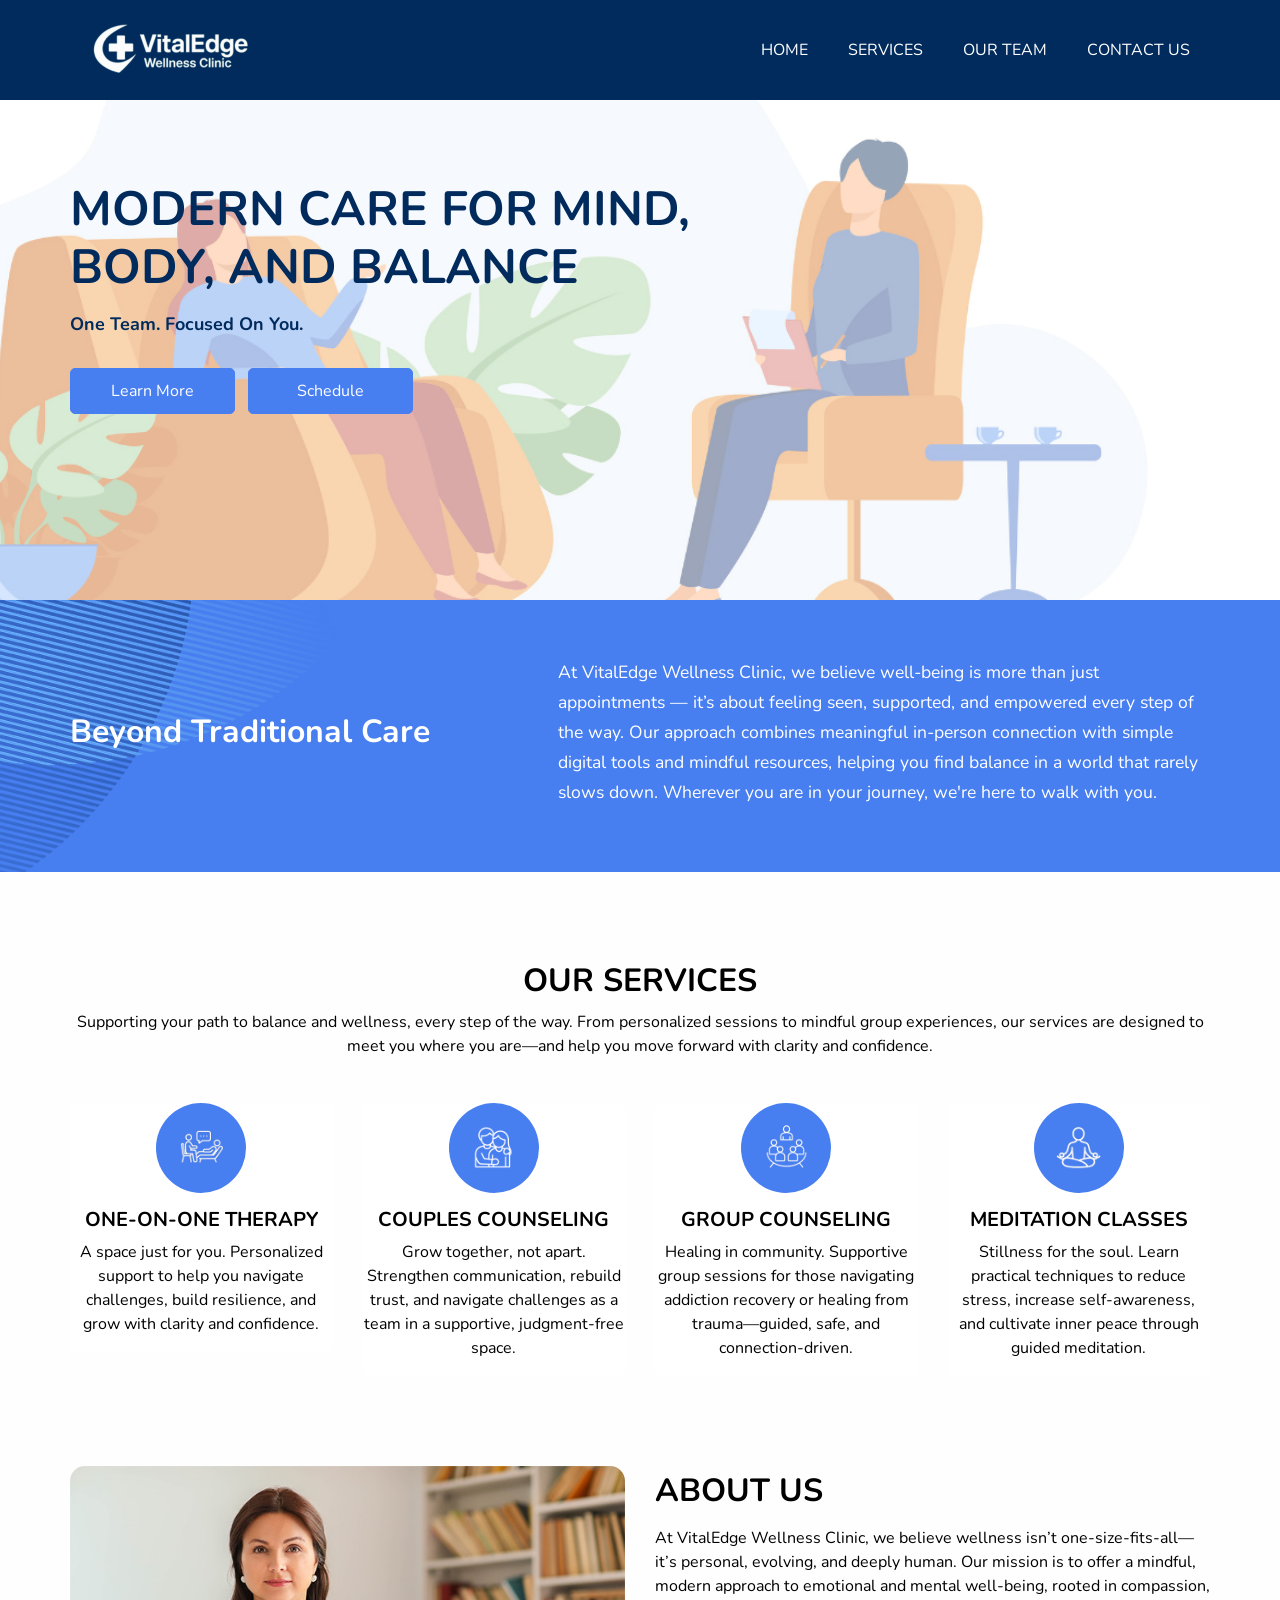
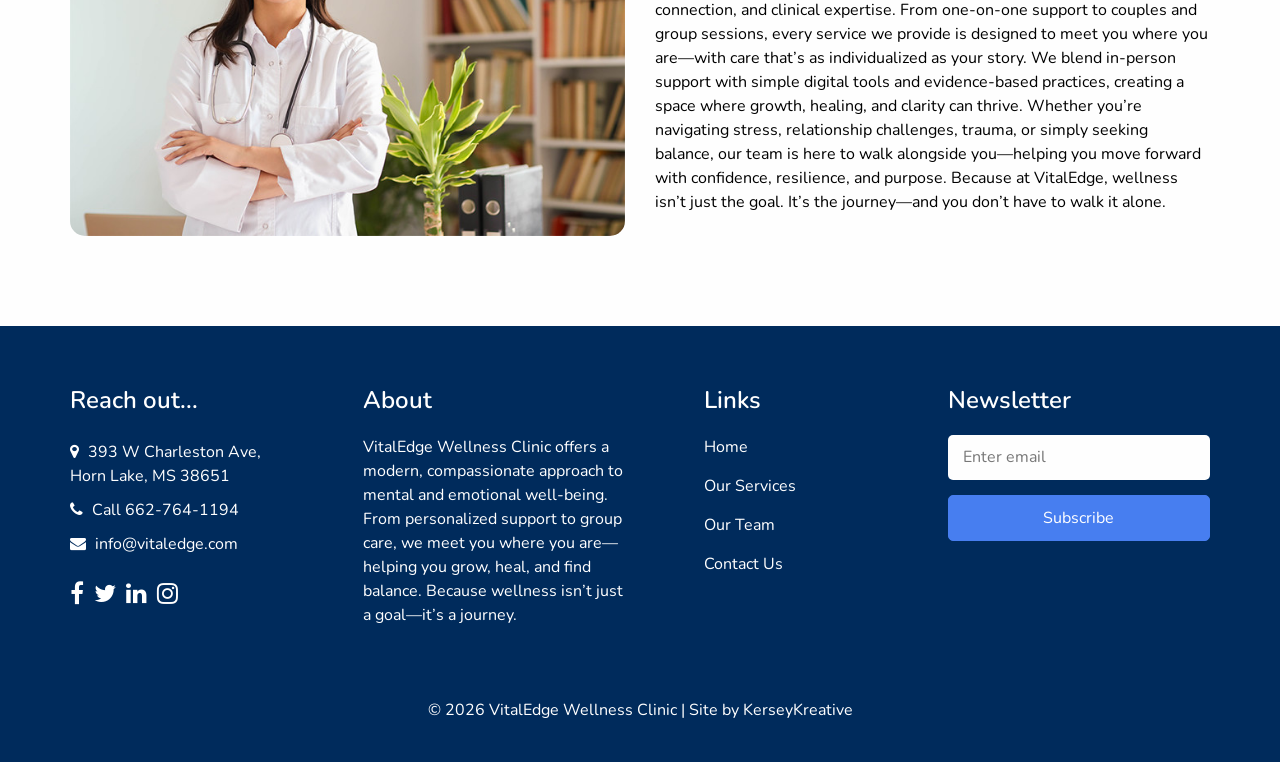
<file: index.html>
<!DOCTYPE html>
<html>

<head>
  <meta charset="utf-8" />
  <meta http-equiv="X-UA-Compatible" content="IE=edge" />
  <meta name="viewport" content="width=device-width, initial-scale=1, shrink-to-fit=no" />
  <link rel="shortcut icon" href="images/favicon.png" type="">
  <title>VitalEdge | Balanced Living </title>
  <link rel="stylesheet" type="text/css" href="css/bootstrap.css" />
  <link href="css/font-awesome.min.css" rel="stylesheet" />
  <link href="css/style.css" rel="stylesheet" />
  <link href="css/responsive.css" rel="stylesheet" />
</head>
<body>
  <div class="hero_area">
    <div class="hero_bg_box">
      <img src="images/4825.png" alt="">
    </div>
<!-- header section strats -->
	<header class="header_section">
		<div class="container">
		<nav class="navbar navbar-expand-lg custom_nav-container">
		<a class="navbar-brand" href="index.html">
		<img src="images/VE-logo.png" alt="VitalEdge Wellness Clinic Logo" class="logo">
		</a>
      <button class="navbar-toggler" type="button" data-toggle="collapse" data-target="#navbarSupportedContent" aria-controls="navbarSupportedContent" aria-expanded="false" aria-label="Toggle navigation">
        <span class=""> </span>
      </button>
      <div class="collapse navbar-collapse" id="navbarSupportedContent">
        <ul class="navbar-nav">
          <li class="nav-item active">
            <a class="nav-link" href="index.html">Home <span class="sr-only">(current)</span></a>
          </li>
          <li class="nav-item">
            <a class="nav-link" href="services.html">Services</a>
          </li>
          <li class="nav-item">
            <a class="nav-link" href="team.html">Our Team</a>
          </li>
          <li class="nav-item">
            <a class="nav-link" href="contact.html">Contact Us</a>
          </li>
        </ul>
      </div>
    </nav>
  </div>
</header>
<!-- end header section -->
<!-- Hero section -->
    <section class="slider_section ">
      <div id="customCarousel1" class="carousel slide" data-ride="carousel">
        <div class="carousel-inner">
          <div class="carousel-item active">
            <div class="container ">
              <div class="row">
                <div class="col-md-7">
                  <div class="detail-box">
                    <h1>
                      Modern Care for Mind, Body, and Balance
                    </h1>
                    <p>
                      One Team. Focused On You.
                    </p>
						<div class="btn-box">
							<a href="services.html" title="Our Services" class="btn1 mr-2">Learn More</a>
							<a href="contact.html" title="Schedule" class="btn1">Schedule</a>
						</div>
                  </div>
                </div>
              </div>
            </div>
          </div>
    </section>
<!-- end slider section -->
		</div>
	<section class="intro-section py-5">
		<div class="container">
			<div class="row align-items-center">
<!-- Left Column -->
		<div class="col-md-5">
			<h2 class="intro-heading-text">Beyond Traditional Care</h2>
		</div>
<!-- Right Column -->
      <div class="col-md-7">
        <p class="intro-copy-text">
          At VitalEdge Wellness Clinic, we believe well-being is more than just appointments — it’s about feeling seen, supported, and empowered every step of the way. Our approach combines meaningful in-person connection with simple digital tools and mindful resources, helping you find balance in a world that rarely slows down. Wherever you are in your journey, we're here to walk with you.
        </p>
      </div>
    </div>
  </div>
</section>
<!-- department section -->
  <section class="department_section layout_padding">
    <div class="department_container">
      <div class="container ">
        <div class="heading_container heading_center">
          <h2>
            Our Services
          </h2>
          <p>
            Supporting your path to balance and wellness, every step of the way.
			From personalized sessions to mindful group experiences, our services are designed to meet you where you are—and help you move forward with clarity and confidence.
          </p>
        </div>
        <div class="row">
          <div class="col-md-3">
            <div class="box ">
              <div class="img-box">
                <img src="images/one-on-one.png" alt="">
              </div>
              <div class="detail-box">
                <h5>
                  One-On-One Therapy
                </h5>
                <p>
                  A space just for you. Personalized support to help you navigate challenges, build resilience, and grow with clarity and confidence.
                </p>
              </div>
            </div>
          </div>
          <div class="col-md-3">
            <div class="box ">
              <div class="img-box">
                <img src="images/couples.png" alt="">
              </div>
              <div class="detail-box">
                <h5>
                  Couples Counseling
                </h5>
                <p>
                  Grow together, not apart. Strengthen communication, rebuild trust, and navigate challenges as a team in a supportive, judgment-free space.
                </p>
              </div>
            </div>
          </div>
          <div class="col-md-3">
            <div class="box ">
              <div class="img-box">
                <img src="images/group.png" alt="">
              </div>
              <div class="detail-box">
                <h5>
                  Group Counseling
                </h5>
                <p>
                  Healing in community. Supportive group sessions for those navigating addiction recovery or healing from trauma—guided, safe, and connection-driven.
                </p>
              </div>
            </div>
          </div>
          <div class="col-md-3">
            <div class="box ">
              <div class="img-box">
                <img src="images/meditation.png" alt="">
              </div>
              <div class="detail-box">
                <h5>
                  Meditation Classes
                </h5>
                <p>
                  Stillness for the soul. Learn practical techniques to reduce stress, increase self-awareness, and cultivate inner peace through guided meditation.
                </p>
              </div>
            </div>
          </div>
        </div>
       </div>
    </div>
  </section>
<!-- end department section -->
<!-- about section -->
  <section class="about_section layout_margin-bottom">
    <div class="container  ">
      <div class="row">
        <div class="col-md-6 ">
          <div class="img-box">
            <img src="images/about-img.jpg" alt="">
          </div>
        </div>
        <div class="col-md-6">
          <div class="detail-box">
            <div class="heading_container">
              <h2>
                About <span>Us</span>
              </h2>
            </div>
            <p>
              At VitalEdge Wellness Clinic, we believe wellness isn’t one-size-fits-all—it’s personal, evolving, and deeply human. Our mission is to offer a mindful, modern approach to emotional and mental well-being, rooted in compassion, connection, and clinical expertise.

				From one-on-one support to couples and group sessions, every service we provide is designed to meet you where you are—with care that’s as individualized as your story. We blend in-person support with simple digital tools and evidence-based practices, creating a space where growth, healing, and clarity can thrive.

				Whether you’re navigating stress, relationship challenges, trauma, or simply seeking balance, our team is here to walk alongside you—helping you move forward with confidence, resilience, and purpose.

				Because at VitalEdge, wellness isn’t just the goal. It’s the journey—and you don’t have to walk it alone.
            </p>
           </div>
        </div>
      </div>
    </div>
  </section>
<!-- end about section -->
<!-- footer section -->
  <footer class="footer_section">
    <div class="container">
      <div class="row">
        <div class="col-md-6 col-lg-3 footer_col">
          <div class="footer_contact">
            <h4>
              Reach out...
            </h4>
            <div class="contact_link_box">
              <a href="">
                <i class="fa fa-map-marker" aria-hidden="true"></i>
                <span>
                  393 W Charleston Ave,<br>Horn Lake, MS 38651
                </span>
              </a>
              <a href="">
                <i class="fa fa-phone" aria-hidden="true"></i>
                <span>
                  Call 662-764-1194
                </span>
              </a>
              <a href="">
                <i class="fa fa-envelope" aria-hidden="true"></i>
                <span>
                  info@vitaledge.com
                </span>
              </a>
            </div>
          </div>
          <div class="footer_social">
            <a href="">
              <i class="fa fa-facebook" aria-hidden="true"></i>
            </a>
            <a href="">
              <i class="fa fa-twitter" aria-hidden="true"></i>
            </a>
            <a href="">
              <i class="fa fa-linkedin" aria-hidden="true"></i>
            </a>
            <a href="">
              <i class="fa fa-instagram" aria-hidden="true"></i>
            </a>
          </div>
        </div>
        <div class="col-md-6 col-lg-3 footer_col">
          <div class="footer_detail">
            <h4>
              About
            </h4>
            <p>
              VitalEdge Wellness Clinic offers a modern, compassionate approach to mental and emotional well-being. From personalized support to group care, we meet you where you are—helping you grow, heal, and find balance. Because wellness isn’t just a goal—it’s a journey.
            </p>
          </div>
        </div>
        <div class="col-md-6 col-lg-2 mx-auto footer_col">
          <div class="footer_link_box">
            <h4>
              Links
            </h4>
            <div class="footer_links">
              <a class="active" href="index.html">
                Home
              </a>
              <a class="" href="services.html">
                Our Services
              </a>
              <a class="" href="team.html">
                Our Team
              </a>
              <a class="" href="contact.html">
                Contact Us
              </a>
            </div>
          </div>
        </div>
        <div class="col-md-6 col-lg-3 footer_col ">
          <h4>
            Newsletter
          </h4>
          <form action="#">
            <input type="email" placeholder="Enter email" />
            <button type="submit">
              Subscribe
            </button>
          </form>
        </div>
      </div>
      <div class="footer-info">
        <p>
          &copy; <span id="displayYear"></span> VitalEdge Wellness Clinic | Site by KerseyKreative
        </p>
     </div>  
    </div>
  </footer>
<!-- end footer section -->
<!-- jQery -->
  <script type="text/javascript" src="js/jquery-3.4.1.min.js"></script>
  <!-- popper js -->
  <script src="https://cdn.jsdelivr.net/npm/popper.js@1.16.0/dist/umd/popper.min.js" integrity="sha384-Q6E9RHvbIyZFJoft+2mJbHaEWldlvI9IOYy5n3zV9zzTtmI3UksdQRVvoxMfooAo" crossorigin="anonymous">
  </script>
  <!-- bootstrap js -->
  <script type="text/javascript" src="js/bootstrap.js"></script>
    <!-- custom js -->
  <script type="text/javascript" src="js/custom.js"></script>
</body>
</html>
</file>
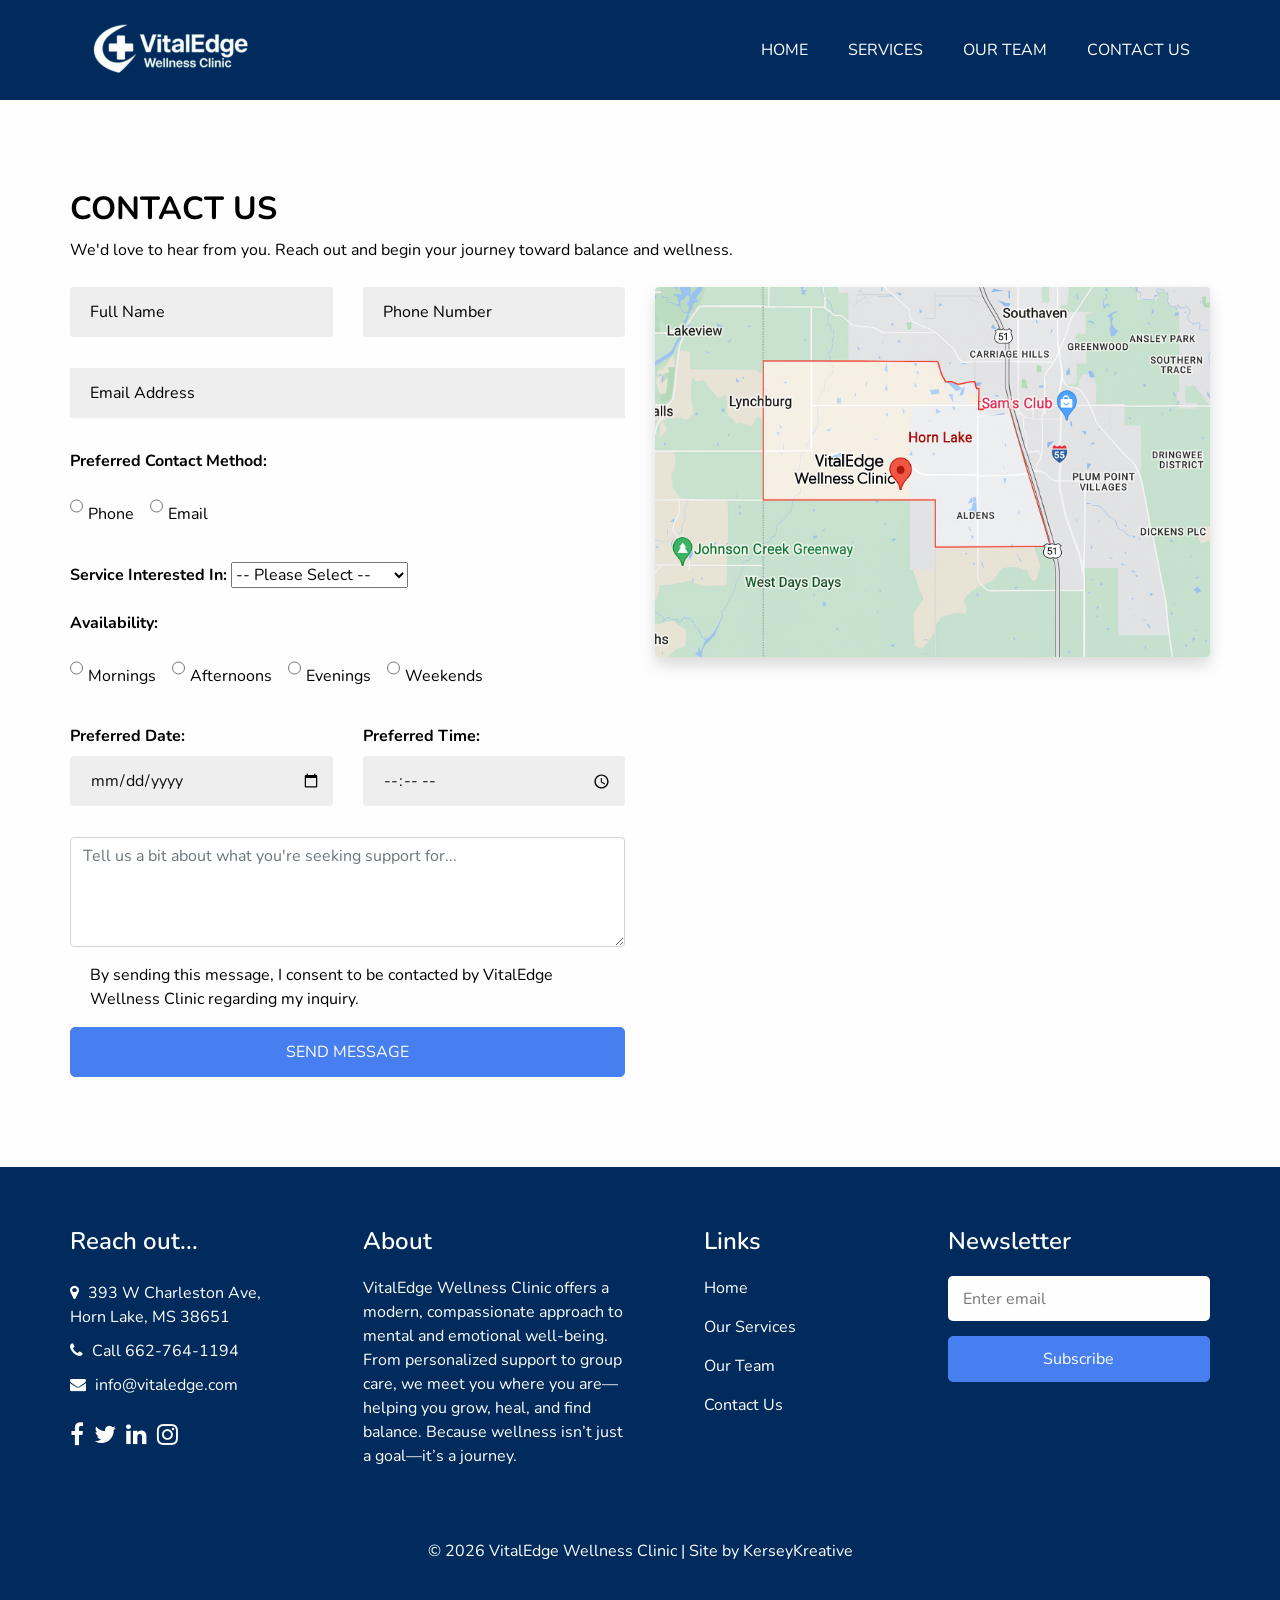
<file: contact.html>
<!DOCTYPE html>
<html>

<head>
  <!-- Basic -->
  <meta charset="utf-8" />
  <meta http-equiv="X-UA-Compatible" content="IE=edge" />
  <!-- Mobile Metas -->
  <meta name="viewport" content="width=device-width, initial-scale=1, shrink-to-fit=no" />
   <link rel="shortcut icon" href="images/favicon.png" type="">
  <title>VitalEdge | Contact Us</title>
  <!-- bootstrap core css -->
  <link rel="stylesheet" type="text/css" href="css/bootstrap.css" />
  <!-- fonts style -->
  <link href="https://fonts.googleapis.com/css2?family=Roboto:wght@400;500;700;900&display=swap" rel="stylesheet">
  <!-- font awesome style -->
  <link href="css/font-awesome.min.css" rel="stylesheet" />
  <!-- Custom styles for this template -->
  <link href="css/style.css" rel="stylesheet" />
  <!-- responsive style -->
  <link href="css/responsive.css" rel="stylesheet" />
</head>
 <header class="header_section">
    <div class="container">
      <nav class="navbar navbar-expand-lg custom_nav-container">
        <a class="navbar-brand" href="index.html">
          <img src="images/VE-logo.png" alt="VitalEdge Wellness Clinic Logo" class="logo" />
        </a>
        <button class="navbar-toggler" type="button" data-toggle="collapse"
          data-target="#navbarSupportedContent" aria-controls="navbarSupportedContent"
          aria-expanded="false" aria-label="Toggle navigation">
          <span class=""></span>
        </button>
      <div class="collapse navbar-collapse" id="navbarSupportedContent">
        <ul class="navbar-nav">
          <li class="nav-item active">
            <a class="nav-link" href="index.html">Home <span class="sr-only">(current)</span></a>
          </li>
          <li class="nav-item">
            <a class="nav-link" href="services.html">Services</a>
          </li>
          <li class="nav-item">
            <a class="nav-link" href="team.html">Our Team</a>
          </li>
          <li class="nav-item">
            <a class="nav-link" href="contact.html">Contact Us</a>
          </li>
        </ul>
      </div>
      </nav>
    </div>
  </header>
<!-- Contact Section -->
  <section class="contact_section layout_padding">
    <div class="container">
      <div class="heading_container">
        <h2>Contact Us</h2>
        <p>We'd love to hear from you. Reach out and begin your journey toward balance and wellness.</p>
      </div>
      <div class="row">
        <!-- Contact Form -->
        <div class="col-md-6">
          <div class="form_container contact-form">
            <form action="#" method="POST">
              <div class="row mb-3">
                <div class="col-lg-6 mb-3 mb-lg-0">
                  <input type="text" class="form-control" placeholder="Full Name" required />
                </div>
                <div class="col-lg-6">
                  <input type="tel" class="form-control" placeholder="Phone Number" required />
                </div>
              </div>
              <div class="mb-3">
                <input type="email" placeholder="Email Address" required />
              </div>
              <div class="mb-3">
                <label class="form-label d-block"><strong>Preferred Contact Method:</strong></label>
                <div class="form-check form-check-inline">
                  <input class="form-check-input" type="radio" name="contactMethod" id="contactPhone" value="Phone" required>
                  <label class="form-check-label" for="contactPhone">Phone</label>
                </div>
                <div class="form-check form-check-inline">
                  <input class="form-check-input" type="radio" name="contactMethod" id="contactEmail" value="Email">
                  <label class="form-check-label" for="contactEmail">Email</label>
                </div>
              </div>
              <div class="mb-3">
                <label for="serviceInterest" class="form-label"><strong>Service Interested In:</strong></label>
                <select class="form-select" id="serviceInterest" required>
                  <option value="" disabled selected>-- Please Select --</option>
                  <option>One-on-One Therapy</option>
                  <option>Couples Counseling</option>
                  <option>Group Therapy</option>
                  <option>Meditation Classes</option>
                </select>
              </div>
              <div class="mb-3">
                <label class="form-label d-block"><strong>Availability:</strong></label>
                <div class="form-check form-check-inline">
                  <input class="form-check-input" type="radio" name="availability" id="morning" value="Morning" required>
                  <label class="form-check-label" for="morning">Mornings</label>
                </div>
                <div class="form-check form-check-inline">
                  <input class="form-check-input" type="radio" name="availability" id="afternoon" value="Afternoon">
                  <label class="form-check-label" for="afternoon">Afternoons</label>
                </div>
                <div class="form-check form-check-inline">
                  <input class="form-check-input" type="radio" name="availability" id="evening" value="Evening">
                  <label class="form-check-label" for="evening">Evenings</label>
                </div>
                <div class="form-check form-check-inline">
                  <input class="form-check-input" type="radio" name="availability" id="weekends" value="Weekends">
                  <label class="form-check-label" for="weekends">Weekends</label>
                </div>
              </div>
              <div class="row mb-3">
                <div class="col-md-6 mb-3 mb-md-0">
                  <label for="preferredDate" class="form-label"><strong>Preferred Date:</strong></label>
                  <input type="date" class="form-control" id="preferredDate" required>
                </div>
                <div class="col-md-6">
                  <label for="preferredTime" class="form-label"><strong>Preferred Time:</strong></label>
                  <input type="time" class="form-control" id="preferredTime" required>
                </div>
              </div>
              <div class="mb-3">
                <textarea class="form-control" rows="4" placeholder="Tell us a bit about what you're seeking support for..."></textarea>
              </div>
              <div class="form-check mb-3">
                   <p>By sending this message, I consent to be contacted by VitalEdge Wellness Clinic regarding my inquiry.</p>
                </label>
              </div>
              <div class="btn_box text-center">
                <button type="submit" class="btn btn-primary px-4">Send Message</button>
              </div>
            </form>
          </div>
        </div>
<!-- Contact Image or Static Map -->
        <div class="col-md-6">
          <img src="images/contact.png" alt="VitalEdge Wellness Location Map" class="img-fluid rounded shadow" />
        </div>
      </div>
    </div>
  </section>
<!-- end contact section -->
<!-- footer section -->
   <footer class="footer_section">
    <div class="container">
      <div class="row">
        <div class="col-md-6 col-lg-3 footer_col">
          <div class="footer_contact">
            <h4>
              Reach out...
            </h4>
            <div class="contact_link_box">
              <a href="">
                <i class="fa fa-map-marker" aria-hidden="true"></i>
                <span>
                  393 W Charleston Ave,<br>Horn Lake, MS 38651
                </span>
              </a>
              <a href="">
                <i class="fa fa-phone" aria-hidden="true"></i>
                <span>
                  Call 662-764-1194
                </span>
              </a>
              <a href="">
                <i class="fa fa-envelope" aria-hidden="true"></i>
                <span>
                  info@vitaledge.com
                </span>
              </a>
            </div>
          </div>
          <div class="footer_social">
            <a href="">
              <i class="fa fa-facebook" aria-hidden="true"></i>
            </a>
            <a href="">
              <i class="fa fa-twitter" aria-hidden="true"></i>
            </a>
            <a href="">
              <i class="fa fa-linkedin" aria-hidden="true"></i>
            </a>
            <a href="">
              <i class="fa fa-instagram" aria-hidden="true"></i>
            </a>
          </div>
        </div>
        <div class="col-md-6 col-lg-3 footer_col">
          <div class="footer_detail">
            <h4>
              About
            </h4>
            <p>
              VitalEdge Wellness Clinic offers a modern, compassionate approach to mental and emotional well-being. From personalized support to group care, we meet you where you are—helping you grow, heal, and find balance. Because wellness isn’t just a goal—it’s a journey.
            </p>
          </div>
        </div>
        <div class="col-md-6 col-lg-2 mx-auto footer_col">
          <div class="footer_link_box">
            <h4>
              Links
            </h4>
            <div class="footer_links">
              <a class="active" href="index.html">
                Home
              </a>
              <a class="" href="services.html">
                Our Services
              </a>
              <a class="" href="team.html">
                Our Team
              </a>
              <a class="" href="contact.html">
                Contact Us
              </a>
            </div>
          </div>
        </div>
        <div class="col-md-6 col-lg-3 footer_col ">
          <h4>
            Newsletter
          </h4>
          <form action="#">
            <input type="email" placeholder="Enter email" />
            <button type="submit">
              Subscribe
            </button>
          </form>
        </div>
      </div>
      <div class="footer-info">
        <p>
          &copy; <span id="displayYear"></span> VitalEdge Wellness Clinic | Site by KerseyKreative</p>
     </div>  
    </div>
  </footer>
  <!-- end footer section -->
  <!-- jQery -->
  <script type="text/javascript" src="js/jquery-3.4.1.min.js"></script>
  <!-- popper js -->
  <script src="https://cdn.jsdelivr.net/npm/popper.js@1.16.0/dist/umd/popper.min.js" integrity="sha384-Q6E9RHvbIyZFJoft+2mJbHaEWldlvI9IOYy5n3zV9zzTtmI3UksdQRVvoxMfooAo" crossorigin="anonymous">
  </script>
  <!-- bootstrap js -->
  <script type="text/javascript" src="js/bootstrap.js"></script>
  <!-- custom js -->
  <script type="text/javascript" src="js/custom.js"></script>
</body>
</html>
</file>
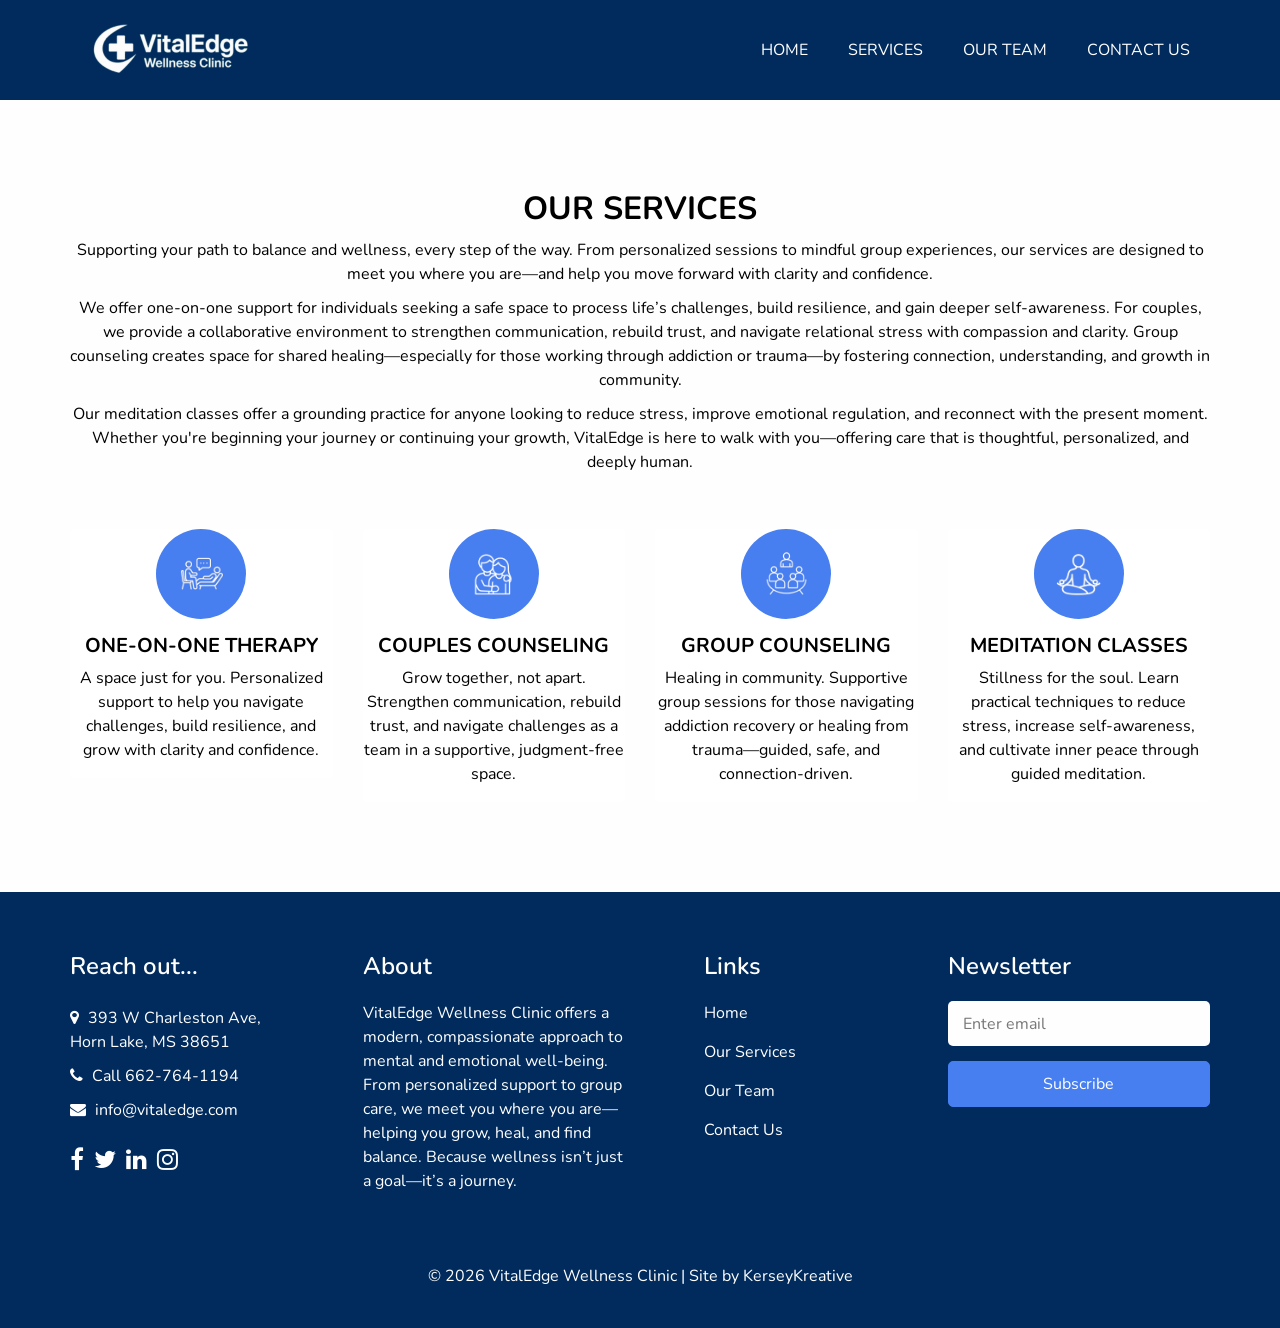
<file: services.html>
<!DOCTYPE html>
<html>

<head>
  <meta charset="utf-8" />
  <meta http-equiv="X-UA-Compatible" content="IE=edge" />
  <meta name="viewport" content="width=device-width, initial-scale=1, shrink-to-fit=no" />
  <link rel="shortcut icon" href="images/favicon.png" type="">
  <title>VitalEdge | Balanced Living </title>
  <link rel="stylesheet" type="text/css" href="css/bootstrap.css" />
  <link href="css/font-awesome.min.css" rel="stylesheet" />
  <link href="css/style.css" rel="stylesheet" />
  <link href="css/responsive.css" rel="stylesheet" />
</head>
<body class="sub_page">
<!-- header section strats -->
 <header class="header_section">
  <div class="container">
    <nav class="navbar navbar-expand-lg custom_nav-container">
	<a class="navbar-brand" href="index.html">
  <img src="images/VE-logo.png" alt="VitalEdge Wellness Clinic Logo" class="logo">
	</a>
      <button class="navbar-toggler" type="button" data-toggle="collapse" data-target="#navbarSupportedContent" aria-controls="navbarSupportedContent" aria-expanded="false" aria-label="Toggle navigation">
        <span class=""> </span>
      </button>
      <div class="collapse navbar-collapse" id="navbarSupportedContent">
        <ul class="navbar-nav">
          <li class="nav-item active">
            <a class="nav-link" href="index.html">Home <span class="sr-only">(current)</span></a>
          </li>
          <li class="nav-item">
            <a class="nav-link" href="services.html">Services</a>
          </li>
          <li class="nav-item">
            <a class="nav-link" href="team.html">Our Team</a>
          </li>
          <li class="nav-item">
            <a class="nav-link" href="contact.html">Contact Us</a>
          </li>
        </ul>
      </div>
    </nav>
  </div>
</header>
<!-- end header section -->
<!-- services section -->
  <section class="department_section layout_padding">
    <div class="department_container">
      <div class="container ">
        <div class="heading_container heading_center">
          <h2>
            Our Services
          </h2>
          <p>
            Supporting your path to balance and wellness, every step of the way. From personalized sessions to mindful group experiences, our services are designed to meet you where you are—and help you move forward with clarity and confidence.</p>

			<p>We offer one-on-one support for individuals seeking a safe space to process life’s challenges, build resilience, and gain deeper self-awareness. For couples, we provide a collaborative environment to strengthen communication, rebuild trust, and navigate relational stress with compassion and clarity. Group counseling creates space for shared healing—especially for those working through addiction or trauma—by fostering connection, understanding, and growth in community.</p>

			<p>Our meditation classes offer a grounding practice for anyone looking to reduce stress, improve emotional regulation, and reconnect with the present moment. Whether you're beginning your journey or continuing your growth, VitalEdge is here to walk with you—offering care that is thoughtful, personalized, and deeply human.</p>
          </p>
        </div>
        <div class="row">
          <div class="col-md-3">
            <div class="box ">
              <div class="img-box">
                <img src="images/one-on-one.png" alt="">
              </div>
              <div class="detail-box">
                <h5>
                  One-On-One Therapy
                </h5>
                <p>
                  A space just for you. Personalized support to help you navigate challenges, build resilience, and grow with clarity and confidence.
                </p>
              </div>
            </div>
          </div>
          <div class="col-md-3">
            <div class="box ">
              <div class="img-box">
                <img src="images/couples.png" alt="">
              </div>
              <div class="detail-box">
                <h5>
                  Couples Counseling
                </h5>
                <p>
                  Grow together, not apart. Strengthen communication, rebuild trust, and navigate challenges as a team in a supportive, judgment-free space.
                </p>
              </div>
            </div>
          </div>
          <div class="col-md-3">
            <div class="box ">
              <div class="img-box">
                <img src="images/group.png" alt="">
              </div>
              <div class="detail-box">
                <h5>
                  Group Counseling
                </h5>
                <p>
                  Healing in community. Supportive group sessions for those navigating addiction recovery or healing from trauma—guided, safe, and connection-driven.
                </p>
              </div>
            </div>
          </div>
          <div class="col-md-3">
            <div class="box ">
              <div class="img-box">
                <img src="images/meditation.png" alt="">
              </div>
              <div class="detail-box">
                <h5>
                  Meditation Classes
                </h5>
                <p>
                  Stillness for the soul. Learn practical techniques to reduce stress, increase self-awareness, and cultivate inner peace through guided meditation.
                </p>
              </div>
            </div>
          </div>
        </div>
      </div>
    </div>
  </section>
<!-- end services section -->
<!-- footer section -->
  <footer class="footer_section">
    <div class="container">
      <div class="row">
        <div class="col-md-6 col-lg-3 footer_col">
          <div class="footer_contact">
            <h4>
              Reach out...
            </h4>
            <div class="contact_link_box">
              <a href="">
                <i class="fa fa-map-marker" aria-hidden="true"></i>
                <span>
                  393 W Charleston Ave,<br>Horn Lake, MS 38651
                </span>
              </a>
              <a href="">
                <i class="fa fa-phone" aria-hidden="true"></i>
                <span>
                  Call 662-764-1194
                </span>
              </a>
              <a href="">
                <i class="fa fa-envelope" aria-hidden="true"></i>
                <span>
                  info@vitaledge.com
                </span>
              </a>
            </div>
          </div>
          <div class="footer_social">
            <a href="">
              <i class="fa fa-facebook" aria-hidden="true"></i>
            </a>
            <a href="">
              <i class="fa fa-twitter" aria-hidden="true"></i>
            </a>
            <a href="">
              <i class="fa fa-linkedin" aria-hidden="true"></i>
            </a>
            <a href="">
              <i class="fa fa-instagram" aria-hidden="true"></i>
            </a>
          </div>
        </div>
        <div class="col-md-6 col-lg-3 footer_col">
          <div class="footer_detail">
            <h4>
              About
            </h4>
            <p>
              VitalEdge Wellness Clinic offers a modern, compassionate approach to mental and emotional well-being. From personalized support to group care, we meet you where you are—helping you grow, heal, and find balance. Because wellness isn’t just a goal—it’s a journey.
            </p>
          </div>
        </div>
        <div class="col-md-6 col-lg-2 mx-auto footer_col">
          <div class="footer_link_box">
            <h4>
              Links
            </h4>
            <div class="footer_links">
              <a class="active" href="index.html">
                Home
              </a>
              <a class="" href="services.html">
                Our Services
              </a>
              <a class="" href="team.html">
                Our Team
              </a>
              <a class="" href="contact.html">
                Contact Us
              </a>
            </div>
          </div>
        </div>
        <div class="col-md-6 col-lg-3 footer_col ">
          <h4>
            Newsletter
          </h4>
          <form action="#">
            <input type="email" placeholder="Enter email" />
            <button type="submit">
              Subscribe
            </button>
          </form>
        </div>
      </div>
      <div class="footer-info">
        <p>
          &copy; <span id="displayYear"></span> VitalEdge Wellness Clinic | Site by KerseyKreative
        </p>
       
      </div>  
    </div>
  </footer>
  <!-- end footer section -->
  <!-- jQery -->
  <script type="text/javascript" src="js/jquery-3.4.1.min.js"></script>
  <!-- popper js -->
  <script src="https://cdn.jsdelivr.net/npm/popper.js@1.16.0/dist/umd/popper.min.js" integrity="sha384-Q6E9RHvbIyZFJoft+2mJbHaEWldlvI9IOYy5n3zV9zzTtmI3UksdQRVvoxMfooAo" crossorigin="anonymous">
  </script>
  <!-- bootstrap js -->
  <script type="text/javascript" src="js/bootstrap.js"></script>
  <!-- custom js -->
  <script type="text/javascript" src="js/custom.js"></script>
</body>
</html>
</file>
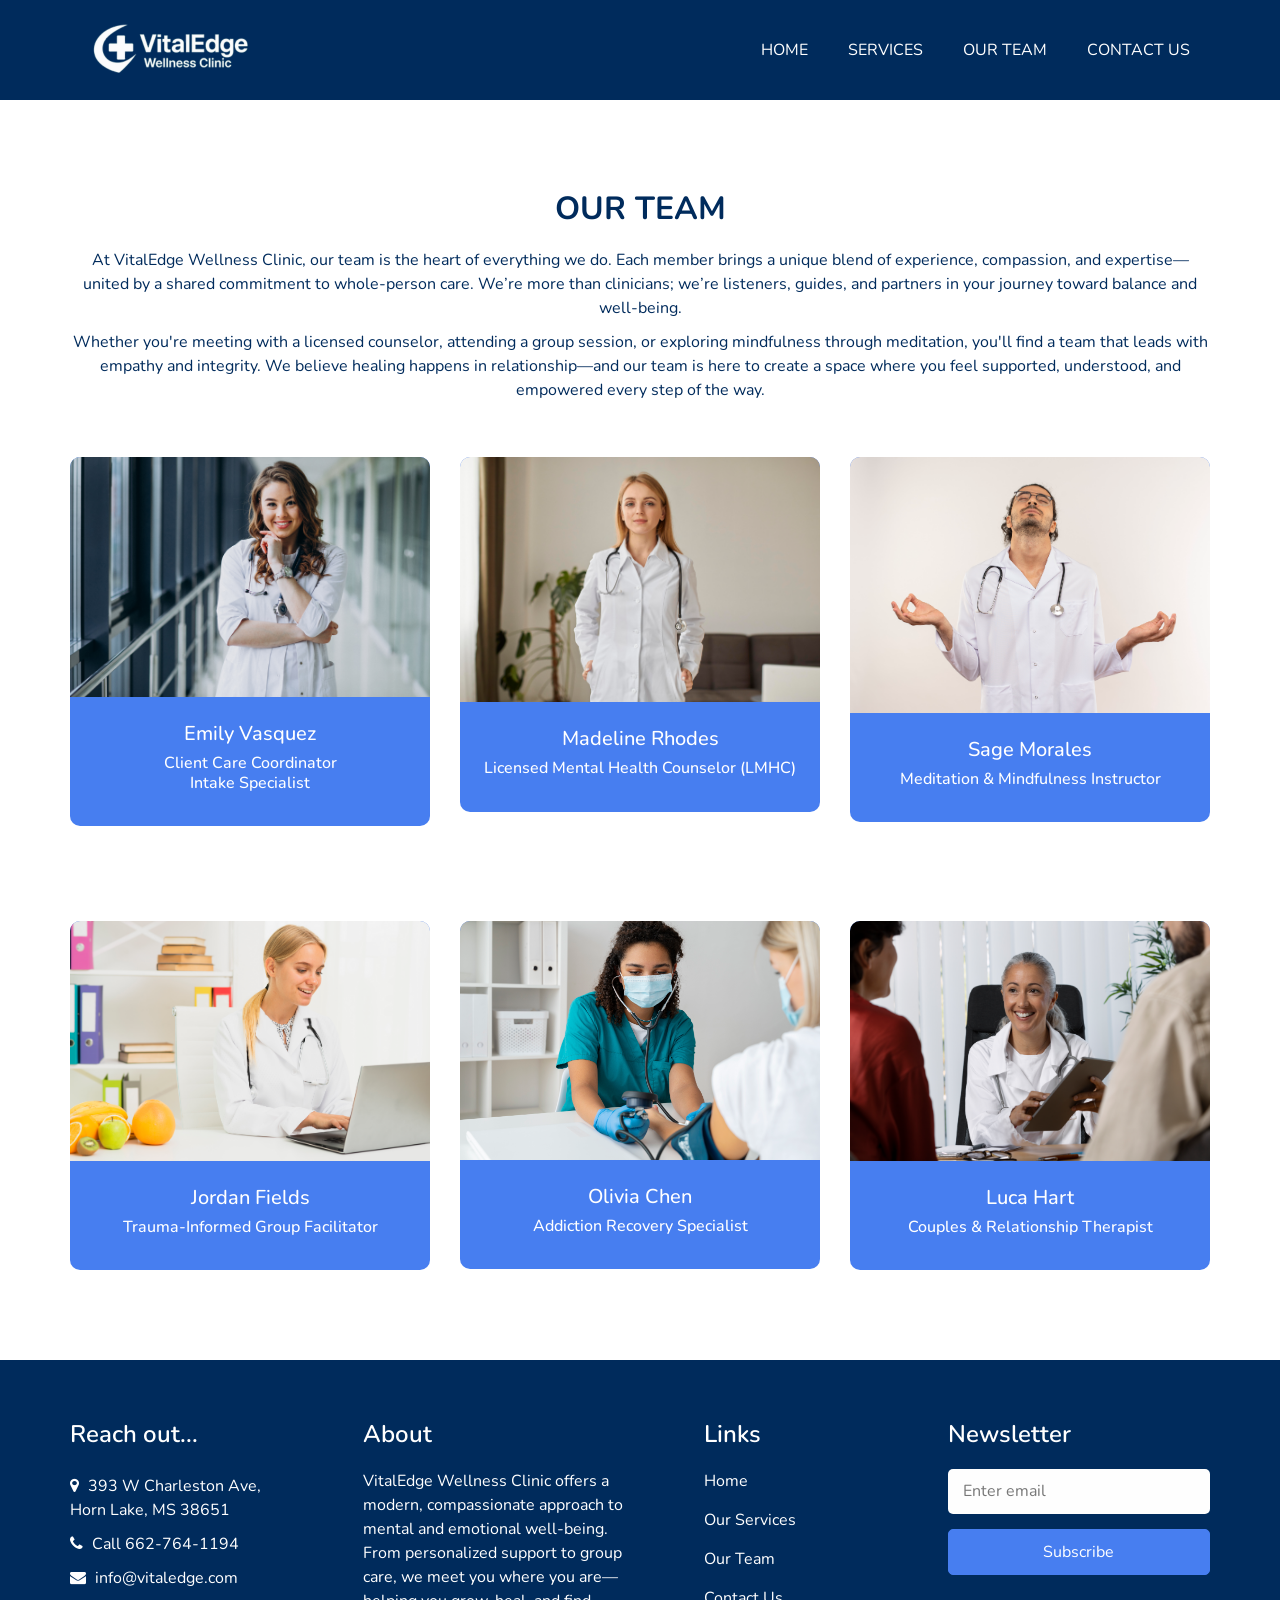
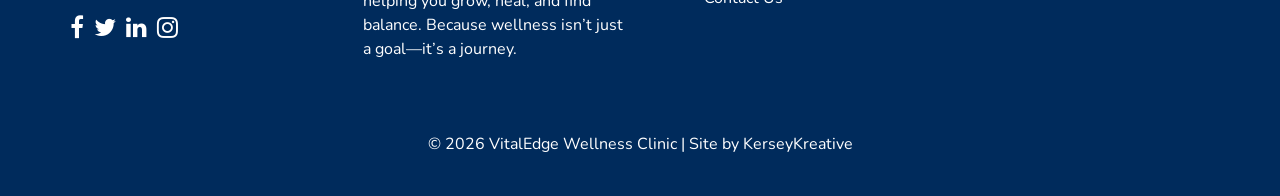
<file: team.html>
<!DOCTYPE html>
<html>

<head>
  <meta charset="utf-8" />
  <meta http-equiv="X-UA-Compatible" content="IE=edge" />
  <meta name="viewport" content="width=device-width, initial-scale=1, shrink-to-fit=no" />
  <link rel="shortcut icon" href="images/favicon.png" type="">
  <title>VitalEdge | Balanced Living </title>
  <link rel="stylesheet" type="text/css" href="css/bootstrap.css" />
  <link href="css/font-awesome.min.css" rel="stylesheet" />
  <link href="css/style.css" rel="stylesheet" />
  <link href="css/responsive.css" rel="stylesheet" />
</head>
<body class="sub_page">
 <header class="header_section">
  <div class="container">
    <nav class="navbar navbar-expand-lg custom_nav-container">
	<a class="navbar-brand" href="index.html">
  <img src="images/VE-logo.png" alt="VitalEdge Wellness Clinic Logo" class="logo">
	</a>
      <button class="navbar-toggler" type="button" data-toggle="collapse" data-target="#navbarSupportedContent" aria-controls="navbarSupportedContent" aria-expanded="false" aria-label="Toggle navigation">
        <span class=""> </span>
      </button>
      <div class="collapse navbar-collapse" id="navbarSupportedContent">
        <ul class="navbar-nav">
          <li class="nav-item active">
            <a class="nav-link" href="index.html">Home <span class="sr-only">(current)</span></a>
          </li>
          <li class="nav-item">
            <a class="nav-link" href="services.html">Services</a>
          </li>
          <li class="nav-item">
            <a class="nav-link" href="team.html">Our Team</a>
          </li>
          <li class="nav-item">
            <a class="nav-link" href="contact.html">Contact Us</a>
          </li>
        </ul>
      </div>
    </nav>
  </div>
</header>
<!-- end header section -->
  </div>
<!-- team section -->
  <section class="doctor_section layout_padding">
    <div class="container">
      <div class="heading_container heading_center">
        <h2>
          Our Team
        </h2>
        <p class="col-md-10 mx-auto px-0">
		<p>At VitalEdge Wellness Clinic, our team is the heart of everything we do. Each member brings a unique blend of experience, compassion, and expertise—united by a shared commitment to whole-person care. We’re more than clinicians; we’re listeners, guides, and partners in your journey toward balance and well-being.</p>

		<p>Whether you're meeting with a licensed counselor, attending a group session, or exploring mindfulness through meditation, you'll find a team that leads with empathy and integrity. We believe healing happens in relationship—and our team is here to create a space where you feel supported, understood, and empowered every step of the way.</p>
        </p>
      </div>
      <div class="row">
        <div class="col-sm-6 col-lg-4 mx-auto">
          <div class="box">
            <div class="img-box">
              <img src="images/doc1.jpg" alt="">
            </div>
            <div class="detail-box">
              <h5>
                Emily Vasquez
              </h5>
              <h6 class="">
                Client Care Coordinator <br> Intake Specialist
              </h6>
            </div>
          </div>
        </div>
        <div class="col-sm-6 col-lg-4 mx-auto">
          <div class="box">
            <div class="img-box">
              <img src="images/doc2.jpg" alt="">
            </div>
            <div class="detail-box">
              <h5>
                Madeline Rhodes
              </h5>
              <h6 class="">
                Licensed Mental Health Counselor (LMHC)
              </h6>
            </div>
          </div>
        </div>
        <div class="col-sm-6 col-lg-4 mx-auto">
          <div class="box">
            <div class="img-box">
              <img src="images/doc4.jpg" alt="">
            </div>
            <div class="detail-box">
               <h5>
                Sage Morales
              </h5>
              <h6 class="">
                Meditation &amp; Mindfulness Instructor
              </h6>
            </div>
          </div>
        </div>
      </div>
<!-- Spacer -->
		<div style="height: 50px;"></div>
<!-- Second row of team -->
<div class="row">
  <div class="col-sm-6 col-lg-4 mx-auto">
    <div class="box">
      <div class="img-box">
        <img src="images/doc3.jpg" alt="">
      </div>
      <div class="detail-box">
        <h5>Jordan Fields</h5>
        <h6>Trauma-Informed Group Facilitator</h6>
      </div>
    </div>
  </div>
  <div class="col-sm-6 col-lg-4 mx-auto">
    <div class="box">
      <div class="img-box">
        <img src="images/doc5.jpg" alt="">
      </div>
      <div class="detail-box">
        <h5>Olivia Chen</h5>
        <h6>Addiction Recovery Specialist</h6>
      </div>
    </div>
  </div>
  <div class="col-sm-6 col-lg-4 mx-auto">
    <div class="box">
      <div class="img-box">
        <img src="images/doc6.jpg" alt="">
      </div>
      <div class="detail-box">
        <h5>Luca Hart</h5>
        <h6>Couples & Relationship Therapist</h6>
      </div>
    </div>
  </div>
</div>
    </div>
</section>
<!-- end team section -->
<!-- footer section -->
   <footer class="footer_section">
    <div class="container">
      <div class="row">
        <div class="col-md-6 col-lg-3 footer_col">
          <div class="footer_contact">
            <h4>
              Reach out...
            </h4>
            <div class="contact_link_box">
              <a href="">
                <i class="fa fa-map-marker" aria-hidden="true"></i>
                <span>
                  393 W Charleston Ave,<br>Horn Lake, MS 38651
                </span>
              </a>
              <a href="">
                <i class="fa fa-phone" aria-hidden="true"></i>
                <span>
                  Call 662-764-1194
                </span>
              </a>
              <a href="">
                <i class="fa fa-envelope" aria-hidden="true"></i>
                <span>
                  info@vitaledge.com
                </span>
              </a>
            </div>
          </div>
          <div class="footer_social">
            <a href="">
              <i class="fa fa-facebook" aria-hidden="true"></i>
            </a>
            <a href="">
              <i class="fa fa-twitter" aria-hidden="true"></i>
            </a>
            <a href="">
              <i class="fa fa-linkedin" aria-hidden="true"></i>
            </a>
            <a href="">
              <i class="fa fa-instagram" aria-hidden="true"></i>
            </a>
          </div>
        </div>
        <div class="col-md-6 col-lg-3 footer_col">
          <div class="footer_detail">
            <h4>
              About
            </h4>
            <p>
              VitalEdge Wellness Clinic offers a modern, compassionate approach to mental and emotional well-being. From personalized support to group care, we meet you where you are—helping you grow, heal, and find balance. Because wellness isn’t just a goal—it’s a journey.
            </p>
          </div>
        </div>
        <div class="col-md-6 col-lg-2 mx-auto footer_col">
          <div class="footer_link_box">
            <h4>
              Links
            </h4>
            <div class="footer_links">
              <a class="active" href="index.html">
                Home
              </a>
              <a class="" href="services.html">
                Our Services
              </a>
              <a class="" href="team.html">
                Our Team
              </a>
              <a class="" href="contact.html">
                Contact Us
              </a>
            </div>
          </div>
        </div>
        <div class="col-md-6 col-lg-3 footer_col ">
          <h4>
            Newsletter
          </h4>
          <form action="#">
            <input type="email" placeholder="Enter email" />
            <button type="submit">
              Subscribe
            </button>
          </form>
        </div>
      </div>
      <div class="footer-info">
        <p>
          &copy; <span id="displayYear"></span> VitalEdge Wellness Clinic | Site by KerseyKreative
        </p>
      </div>  
    </div>
  </footer>
  <!-- footer section -->
  <!-- jQery -->
  <script type="text/javascript" src="js/jquery-3.4.1.min.js"></script>
  <!-- popper js -->
  <script src="https://cdn.jsdelivr.net/npm/popper.js@1.16.0/dist/umd/popper.min.js" integrity="sha384-Q6E9RHvbIyZFJoft+2mJbHaEWldlvI9IOYy5n3zV9zzTtmI3UksdQRVvoxMfooAo" crossorigin="anonymous">
  </script>
  <!-- bootstrap js -->
  <script type="text/javascript" src="js/bootstrap.js"></script>
  <!-- custom js -->
  <script type="text/javascript" src="js/custom.js"></script>
</body>
</html>
</file>
<file: css/style.css>
@import url("https://fonts.googleapis.com/css2?family=Nunito:wght@400;600;700&display=swap");
body {
  font-family: 'Nunito', sans-serif;
  color: #000000;
  background-color: #fefefe;
  overflow-x: hidden;
}

.layout_padding {
  padding: 90px 0;
}

.layout_padding2 {
  padding: 75px 0;
}

.layout_padding2-top {
  padding-top: 75px;
}

.layout_padding2-bottom {
  padding-bottom: 75px;
}

.layout_padding-top {
  padding-top: 90px;
}

.layout_padding-bottom {
  padding-bottom: 90px;
}

.layout_margin-top {
  margin-top: 90px;
}

.layout_margin-bottom {
  margin-bottom: 90px;
}

.heading_container {
  display: -webkit-box;
  display: -ms-flexbox;
  display: flex;
  -webkit-box-orient: vertical;
  -webkit-box-direction: normal;
      -ms-flex-direction: column;
          flex-direction: column;
  -webkit-box-align: start;
      -ms-flex-align: start;
          align-items: flex-start;
}

.heading_container h2 {
  position: relative;
  font-weight: bold;
  margin-bottom: 0;
  text-transform: uppercase;
}

.heading_container p {
  margin-top: 10px;
  margin-bottom: 0;
}

.heading_container.heading_center {
  -webkit-box-align: center;
      -ms-flex-align: center;
          align-items: center;
  text-align: center;
}

a,
a:hover,
a:focus {
  text-decoration: none;
}

a:hover,
a:focus {
  color: initial;
}

.btn,
.btn:focus {
  outline: none !important;
  -webkit-box-shadow: none;
          box-shadow: none;
}

/*header section*/
.hero_area {
  position: relative;
  min-height: 600px; /* shorter height */
  display: flex;
  flex-direction: column;
}


.hero_area .hero_bg_box {
  position: absolute;
  top: 100px;
  left: 0;
  width: 100%;
  height: 100%;
  display: -webkit-box;
  display: -ms-flexbox;
  display: flex;
  -webkit-box-pack: center;
      -ms-flex-pack: center;
          justify-content: center;
  -webkit-box-align: end;
      -ms-flex-align: end;
          align-items: flex-end;
  overflow: hidden;
  z-index: -1;
}

.hero_area .hero_bg_box img {
  width: 100%;
  height: 100%;
  -o-object-fit: cover;
     object-fit: cover;
  -o-object-position: bottom right;
     object-position: bottom right;
}

.header_section {
  padding: 15px 0;
  background-color: #002b5c;
}

.header_section .container-fluid {
  padding-right: 25px;
  padding-left: 25px;
}

.navbar-brand span {
  font-weight: bold;
  font-size: 24px;
  color: #ffffff;
  text-transform: uppercase;
}

.custom_nav-container {
  padding: 0;
}

.custom_nav-container .navbar-nav {
  margin-left: auto;
}

.custom_nav-container .navbar-nav .nav-item .nav-link {
  padding: 5px 20px;
  color: #ffffff;
  text-align: center;
  text-transform: uppercase;
  border-radius: 5px;
  -webkit-transition: all 0.3s;
  transition: all 0.3s;
}

.custom_nav-container .nav_search-btn {
  width: 35px;
  height: 35px;
  padding: 0;
  border: none;
  color: #ffffff;
}

.custom_nav-container .nav_search-btn:hover {
  color: #62d2a2;
}

.custom_nav-container .navbar-toggler {
  outline: none;
}

.custom_nav-container .navbar-toggler {
  padding: 0;
  width: 37px;
  height: 42px;
  -webkit-transition: all 0.3s;
  transition: all 0.3s;
}

.custom_nav-container .navbar-toggler span {
  display: block;
  width: 35px;
  height: 4px;
  background-color: #ffffff;
  margin: 7px 0;
  -webkit-transition: all 0.3s;
  transition: all 0.3s;
  position: relative;
  border-radius: 5px;
  transition: all 0.3s;
}

.custom_nav-container .navbar-toggler span::before, .custom_nav-container .navbar-toggler span::after {
  content: "";
  position: absolute;
  left: 0;
  height: 100%;
  width: 100%;
  background-color: #ffffff;
  top: -10px;
  border-radius: 5px;
  -webkit-transition: all 0.3s;
  transition: all 0.3s;
}

.custom_nav-container .navbar-toggler span::after {
  top: 10px;
}

.custom_nav-container .navbar-toggler[aria-expanded="true"] {
  -webkit-transform: rotate(360deg);
          transform: rotate(360deg);
}

.custom_nav-container .navbar-toggler[aria-expanded="true"] span {
  -webkit-transform: rotate(45deg);
          transform: rotate(45deg);
}

.custom_nav-container .navbar-toggler[aria-expanded="true"] span::before, .custom_nav-container .navbar-toggler[aria-expanded="true"] span::after {
  -webkit-transform: rotate(90deg);
          transform: rotate(90deg);
  top: 0;
}

/*end header section*/
/* slider section */
.slider_section {
  -webkit-box-flex: 1;
      -ms-flex: 1;
          flex: 1;
  display: -webkit-box;
  display: -ms-flexbox;
  display: flex;
  -webkit-box-align: center;
      -ms-flex-align: center;
          align-items: center;
  position: relative;
  padding: 45px 0 145px 0;
}

.slider_section .row {
  -webkit-box-align: center;
      -ms-flex-align: center;
          align-items: center;
}

.slider_section #customCarousel1 {
  width: 100%;
  position: unset;
}

.slider_section .detail-box {
  color: #1fab89;
}

.slider_section .detail-box h1 {
  font-size: 3rem;
  font-weight: bold;
  text-transform: uppercase;
  margin-bottom: 15px;
  color: #002b5c;
}

.slider_section .detail-box p {
  color: #002b5c;
  font-size: 18px;
  font-weight: 700;
}

.slider_section .detail-box .btn-box {
  display: -webkit-box;
  display: -ms-flexbox;
  display: flex;
  margin: 0 -5px;
  margin-top: 25px;
}

.slider_section .detail-box .btn-box a {
  margin: 5px;
  text-align: center;
  width: 165px;
}

.slider_section .detail-box .btn-box .btn1 {
  display: inline-block;
  padding: 10px 15px;
  background-color: #477ef0;
  color: #ffffff;
  border-radius: 5px;
  -webkit-transition: all 0.3s;
  transition: all 0.3s;
  border: 1px solid #477ef0;
}

.slider_section .detail-box .btn-box .btn1:hover {
  background-color: #ffffff;
  color: #477ef0;
}

.slider_section .img-box {
  display: -webkit-box;
  display: -ms-flexbox;
  display: flex;
  -webkit-box-pack: center;
      -ms-flex-pack: center;
          justify-content: center;
}

.slider_section .img-box img {
  width: 100%;
  max-width: 375px;
}


.department_section {
  position: relative;
}

.department_section .box {
  display: -webkit-box;
  display: -ms-flexbox;
  display: flex;
  -webkit-box-orient: vertical;
  -webkit-box-direction: normal;
      -ms-flex-direction: column;
          flex-direction: column;
  -webkit-box-align: center;
      -ms-flex-align: center;
          align-items: center;
  margin-top: 45px;
  background-color: #ffffff;
  border-radius: 5px;
  text-align: center;
}

.department_section .box .img-box {
  width: 90px;
  height: 90px;
  margin-bottom: 15px;
  background-color: #477ef0;
  border-radius: 100%;
  display: -webkit-box;
  display: -ms-flexbox;
  display: flex;
  -webkit-box-pack: center;
      -ms-flex-pack: center;
          justify-content: center;
  -webkit-box-align: center;
      -ms-flex-align: center;
          align-items: center;
}

.department_section .box .img-box img {
  max-width: 55px;
  max-height: 55px;
  -webkit-transition: all 0.3s;
  transition: all 0.3s;
}

.department_section .box .detail-box h5 {
  font-weight: bold;
  text-transform: uppercase;
}

.department_section .box .detail-box a {
  color: #1fab89;
  font-weight: 600;
}

.department_section .box .detail-box a:hover {
  color: #62d2a2;
}

.department_section .btn-box {
  display: -webkit-box;
  display: -ms-flexbox;
  display: flex;
  -webkit-box-pack: center;
      -ms-flex-pack: center;
          justify-content: center;
  margin-top: 45px;
}

.department_section .btn-box a {
  display: inline-block;
  padding: 10px 45px;
  background-color: #002b5c;
  color: #ffffff;
  border-radius: 5px;
  -webkit-transition: all 0.3s;
  transition: all 0.3s;
  border: 1px solid #002b5c;
}

.department_section .btn-box a:hover {
  background-color: transparent;
  color: #477ef0;
}

.about_section .row {
  -webkit-box-align: center;
      -ms-flex-align: center;
          align-items: center;
}

.about_section .img-box {
  display: -webkit-box;
  display: -ms-flexbox;
  display: flex;
  -webkit-box-pack: center;
      -ms-flex-pack: center;
          justify-content: center;
}

.about_section .img-box img {
  width: 100%;
  border-radius: 15px;
}

.about_section .detail-box h3 {
  font-weight: bold;
}

.about_section .detail-box p {
  margin-top: 15px;
}

.about_section .detail-box a {
  display: inline-block;
  padding: 10px 45px;
  background-color: #62d2a2;
  color: #ffffff;
  border-radius: 5px;
  -webkit-transition: all 0.3s;
  transition: all 0.3s;
  border: 1px solid #62d2a2;
  margin-top: 15px;
}

.about_section .detail-box a:hover {
  background-color: transparent;
  color: #62d2a2;
}

.doctor_section {
  background: #FFFFFF;
}

.doctor_section .heading_container {
  color: #002b5c;
}

.doctor_section .box {
  display: -webkit-box;
  display: -ms-flexbox;
  display: flex;
  -webkit-box-orient: vertical;
  -webkit-box-direction: normal;
      -ms-flex-direction: column;
          flex-direction: column;
  overflow: hidden;
  margin-top: 45px;
  border-radius: 10px;
  overflow: hidden;
  background: #477ef0;
  color: #FFFFFF
}

.doctor_section .box .img-box {
  width: 100%;
}

.doctor_section .box .img-box img {
  width: 100%;
}

.doctor_section .box .detail-box {
  width: 100%;
  padding: 25px 15px;
  text-align: center;
  position: relative;
}

.doctor_section .box .detail-box .social_box {
  position: absolute;
  z-index: 2;
  left: 50%;
  top: 150%;
  -webkit-transform: translate(-50%, -50%);
          transform: translate(-50%, -50%);
  background-color: #ffffff;
  padding: 10px;
  border-radius: 5px;
  display: -webkit-box;
  display: -ms-flexbox;
  display: flex;
  opacity: 0;
  -webkit-transition: all .3s;
  transition: all .3s;
}

.doctor_section .box .detail-box .social_box a {
  color: #477ef0;
  margin: 0 10px;
}

.doctor_section .box .detail-box .social_box a:hover {
  color: #002b5c;
}

.doctor_section .box:hover .social_box {
  top: 0;
  opacity: 1;
}

.doctor_section .btn-box {
  display: -webkit-box;
  display: -ms-flexbox;
  display: flex;
  -webkit-box-pack: center;
      -ms-flex-pack: center;
          justify-content: center;
  margin-top: 45px;
}

.doctor_section .btn-box a {
  display: inline-block;
  padding: 10px 45px;
  background-color: #1fab89;
  color: #ffffff;
  border-radius: 5px;
  -webkit-transition: all 0.3s;
  transition: all 0.3s;
  border: 1px solid #1fab89;
}

.doctor_section .btn-box a:hover {
  background-color: transparent;
  color: #1fab89;
}

.contact_section {
  position: relative;
}

.contact_section .heading_container {
  margin-bottom: 25px;
}

.contact_section .heading_container h2 {
  text-transform: uppercase;
}

.contact_section .form_container input {
  width: 100%;
  border: none;
  height: 50px;
  margin-bottom: 15px;
  padding-left: 20px;
  outline: none;
  color: #101010;
  background: #eeeeee;
}

.contact_section .form_container input::-webkit-input-placeholder {
  color: #000000;
}

.contact_section .form_container input:-ms-input-placeholder {
  color: #000000;
}

.contact_section .form_container input::-ms-input-placeholder {
  color: #000000;
}

.contact_section .form_container input::placeholder {
  color: #000000;
}

.contact_section .form_container input.message-box {
  height: 175px;
}

.contact_section .form_container button {
  width: 100%;
  border: none;
  text-transform: uppercase;
  display: inline-block;
  padding: 12px 55px;
  background-color: #477ef0;
  color: #ffffff;
  border-radius: 5px;
  -webkit-transition: all 0.3s;
  transition: all 0.3s;
  border: 1px solid #477ef0;
}

.contact_section .form_container button:hover {
  background-color: transparent;
  color: #002b5c;
}

.contact_section .map_container {
  height: 368px;
  overflow: hidden;
  display: -webkit-box;
  display: -ms-flexbox;
  display: flex;
  -webkit-box-align: stretch;
      -ms-flex-align: stretch;
          align-items: stretch;
  padding: 0;
}

.contact_section .map_container .map {
  height: 100%;
  -webkit-box-flex: 1;
      -ms-flex: 1;
          flex: 1;
}

.contact_section .map_container .map #googleMap {
  height: 100%;
}

.client_section .heading_container {
  -webkit-box-align: center;
      -ms-flex-align: center;
          align-items: center;
}

.client_section .box {
  display: -webkit-box;
  display: -ms-flexbox;
  display: flex;
  -webkit-box-orient: vertical;
  -webkit-box-direction: normal;
      -ms-flex-direction: column;
          flex-direction: column;
  -webkit-box-align: center;
      -ms-flex-align: center;
          align-items: center;
  text-align: center;
  margin: 45px;
  border-radius: 15px;
}

.client_section .box .img-box {
  margin-bottom: 15px;
  min-width: 145px;
  max-width: 145px;
  overflow: hidden;
}

.client_section .box .img-box img {
  width: 100%;
  border-radius: 100%;
  border: 7px solid rgba(255, 255, 255, 0.45);
}

.client_section .box .detail-box {
  display: -webkit-box;
  display: -ms-flexbox;
  display: flex;
  -webkit-box-orient: vertical;
  -webkit-box-direction: normal;
      -ms-flex-direction: column;
          flex-direction: column;
}

.client_section .box .detail-box .name img {
  width: 25px;
  margin-bottom: 5px;
}

.client_section .box .detail-box .name h6 {
  color: #62d2a2;
  font-size: 20px;
}



.footer_section {
  background: #002b5c;
  color: #ffffff;
  padding: 60px 0 15px 0;
  position: relative;
}

.footer_section h4 {
  font-weight: 600;
  margin-bottom: 20px;
}

.footer_section .footer_col {
  margin-bottom: 30px;
}

.footer_section .footer_contact .contact_link_box {
  display: -webkit-box;
  display: -ms-flexbox;
  display: flex;
  -webkit-box-orient: vertical;
  -webkit-box-direction: normal;
      -ms-flex-direction: column;
          flex-direction: column;
}

.footer_section .footer_contact .contact_link_box a {
  margin: 5px 0;
  color: #ffffff;
}

.footer_section .footer_contact .contact_link_box a i {
  margin-right: 5px;
}

.footer_section .footer_contact .contact_link_box a:hover {
  color: #477ef0;
}

.footer_section .footer_social {
  display: -webkit-box;
  display: -ms-flexbox;
  display: flex;
  margin-top: 20px;
  margin-bottom: 10px;
}

.footer_section .footer_social a {
  display: -webkit-box;
  display: -ms-flexbox;
  display: flex;
  -webkit-box-pack: center;
      -ms-flex-pack: center;
          justify-content: center;
  -webkit-box-align: center;
      -ms-flex-align: center;
          align-items: center;
  color: #ffffff;
  border-radius: 100%;
  margin-right: 10px;
  font-size: 24px;
}

.footer_section .footer_social a:hover {
  color: #477ef0;
}

.footer_section .footer_links {
  display: -webkit-box;
  display: -ms-flexbox;
  display: flex;
  -ms-flex-wrap: wrap;
      flex-wrap: wrap;
}

.footer_section .footer_links a {
  display: -webkit-box;
  display: -ms-flexbox;
  display: flex;
  -webkit-box-align: center;
      -ms-flex-align: center;
          align-items: center;
  margin-right: 15px;
  margin-bottom: 15px;
  color: #ffffff;
}

.footer_section .footer_links a:hover {
  color: #477ef0;
}

.footer_section form input {
  border: none;
  background-color: #fefefe;
  width: 100%;
  height: 45px;
  color: #000000;
  outline: none;
  border-radius: 5px;
  padding: 0 15px;
}

.footer_section form input::-webkit-input-placeholder {
  color: #777;
}

.footer_section form input:-ms-input-placeholder {
  color: #777;
}

.footer_section form input::-ms-input-placeholder {
  color: #777;
}

.footer_section form input::placeholder {
  color: #777;
}

.footer_section form button {
  width: 100%;
  text-align: center;
  display: inline-block;
  padding: 10px 55px;
  background-color: #477ef0;
  color: #ffffff;
  border-radius: 5px;
  -webkit-transition: all 0.3s;
  transition: all 0.3s;
  border: 1px solid #477ef0;
  margin-top: 15px;
}

.footer_section form button:hover {
  background-color: transparent;
  color: #ffffff;
}

.footer_section .footer-info {
  text-align: center;
}

.footer_section .footer-info p {
  color: #ffffff;
  padding: 25px 0;
  margin: 0;
}

.footer_section .footer-info p a {
  color: inherit;
}

.logo {
	object-fit: contain;
}

@media (max-width: 768px) {
  .logo {
    height: 60px;
    width: auto;
  }
}

.intro-section {
  background-color: #477ef0;
  color: white;
  padding: 60px 0;
  position: relative;
  overflow: hidden;
}

.intro-section::before {
  content: "";
  position: absolute;
  top: 0;
  left: 0;
  width: 350px; /* adjust as needed */
  height: 350px;
  background: url('../images/section-circles.png') no-repeat;
  background-size: cover;
  z-index: 0;
}

.intro-section .container {
  position: relative;
  z-index: 1;
}

.btn-box a {
  margin-right: 10px;
}
.btn-box a:last-child {
  margin-right: 0;
}

.page-intro__heading-text {
  font-size: 2rem;
  font-weight: 700;
  margin-bottom: 10px;
  color: white;
}

.page-intro__subhead {
  font-size: 1.25rem;
  margin-bottom: 20px;
  color: white;
}

.page-intro__copy p {
  font-size: 1.1rem;
  line-height: 1.7;
  color: white;
  margin-top: 20px;
}

.intro-heading-text {
  font-size: 2rem;
  font-weight: 700;
}

.intro-copy-text {
  font-size: 1.1rem;
  line-height: 1.7;
  margin-top: 10px;
}
</file>
<file: css/responsive.css>
@media (max-width: 1299px) {
  .hero_area .hero_bg_box {
    top: 0;
    left: 0;
    width: 100%;
  }

}

@media (max-width: 1120px) {}

@media (max-width: 992px) {
  .hero_area {
    min-height: auto;
  }

  .slider_section .detail-box {
    margin-bottom: 45px;
  }

  .custom_nav-container .navbar-nav {
    padding-top: 15px;
    align-items: center;
  }

  .custom_nav-container .navbar-nav .nav-item .nav-link {
    padding: 5px 25px;
    margin: 5px 0;
  }

  .footer_section .footer_bg_box img {
    -o-object-position: 10% top;
    object-position: 10% top;
  }
}

@media (max-width: 767px) {

  .about_section .img-box {
    margin-bottom: 30px;
  }

  .contact_section .form_container {
    margin-bottom: 45px;
  }

  .client_section .box {
    margin: 45px 0;
  }

  .hero_area .hero_bg_box img {
    -o-object-position: center top;
    object-position: center top;
  }
}

@media (max-width: 576px) {}

@media (max-width: 480px) {
  .slider_section .detail-box h1 {
    font-size: 2rem;
  }

  .about_section {
    border-radius: 90px;
    padding-left: 10px;
    padding-right: 10px;
  }
}

@media (max-width: 420px) {}

@media (max-width: 376px) {}

@media (min-width: 1200px) {
  .container {
    max-width: 1170px;
  }
}
</file>
